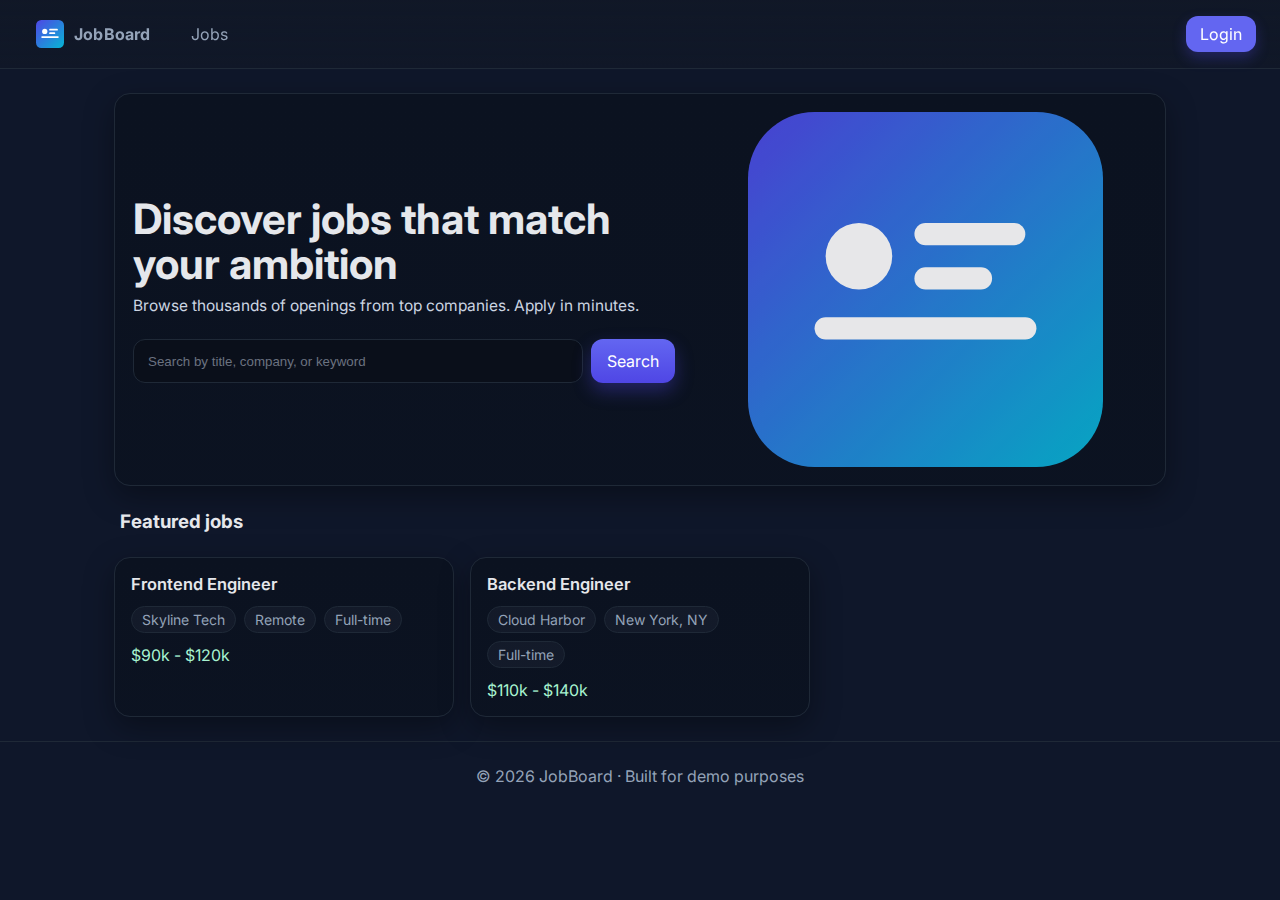
<file: job board/index.html>
<!doctype html>
<html lang="en">
<head>
  <meta charset="utf-8"/>
  <meta name="viewport" content="width=device-width, initial-scale=1"/>
  <title>JobBoard · Find your next role</title>
  <link rel="stylesheet" href="./css/style.css"/>
</head>
<body>
  <div id="app"></div>
  <script type="module">
    import { seed } from './js/data.js';
    import { renderHeader, bindHeader, renderFooter } from './js/ui.js';
    import { storage, keys } from './js/storage.js';

    seed();

    const app = document.getElementById('app');
    app.innerHTML = `
      ${renderHeader('home')}
      <section class="container">
        <div class="hero card padded">
          <div>
            <h1 class="title">Discover jobs that match your ambition</h1>
            <p class="subtitle">Browse thousands of openings from top companies. Apply in minutes.</p>
            <div class="searchbar">
              <input id="q" class="input" placeholder="Search by title, company, or keyword"/>
              <a class="btn" id="goSearch">Search</a>
            </div>
          </div>
          <img src="./assets/logo.svg" alt="illustration" style="width:80%;max-width:360px;justify-self:center;opacity:.9"/>
        </div>

        <h3 style="margin:24px 6px">Featured jobs</h3>
        <div id="featured" class="grid jobs"></div>
      </section>
      ${renderFooter()}
    `;
    bindHeader();

    const jobs = storage.get(keys.jobs, []);
    const featured = jobs.filter(j=>j.featured).slice(0,6);
    const host = document.getElementById('featured');
    host.innerHTML = featured.map(j=>`
      <a href="./job.html?id=${j.id}" class="card job">
        <div class="title">${j.title}</div>
        <div class="meta">
          <span class="chip">${j.company}</span>
          <span class="chip">${j.location}</span>
          <span class="chip">${j.type}</span>
        </div>
        <div style="color:#a7f3d0">${j.salary||''}</div>
      </a>
    `).join('');

    document.getElementById('goSearch').addEventListener('click', ()=>{
      const q = (document.getElementById('q').value||'').trim();
      const url = new URL('./listings.html', window.location.href);
      if(q) url.searchParams.set('q', q);
      window.location.href = url.toString();
    });
  </script>
</body>
</html>
</file>
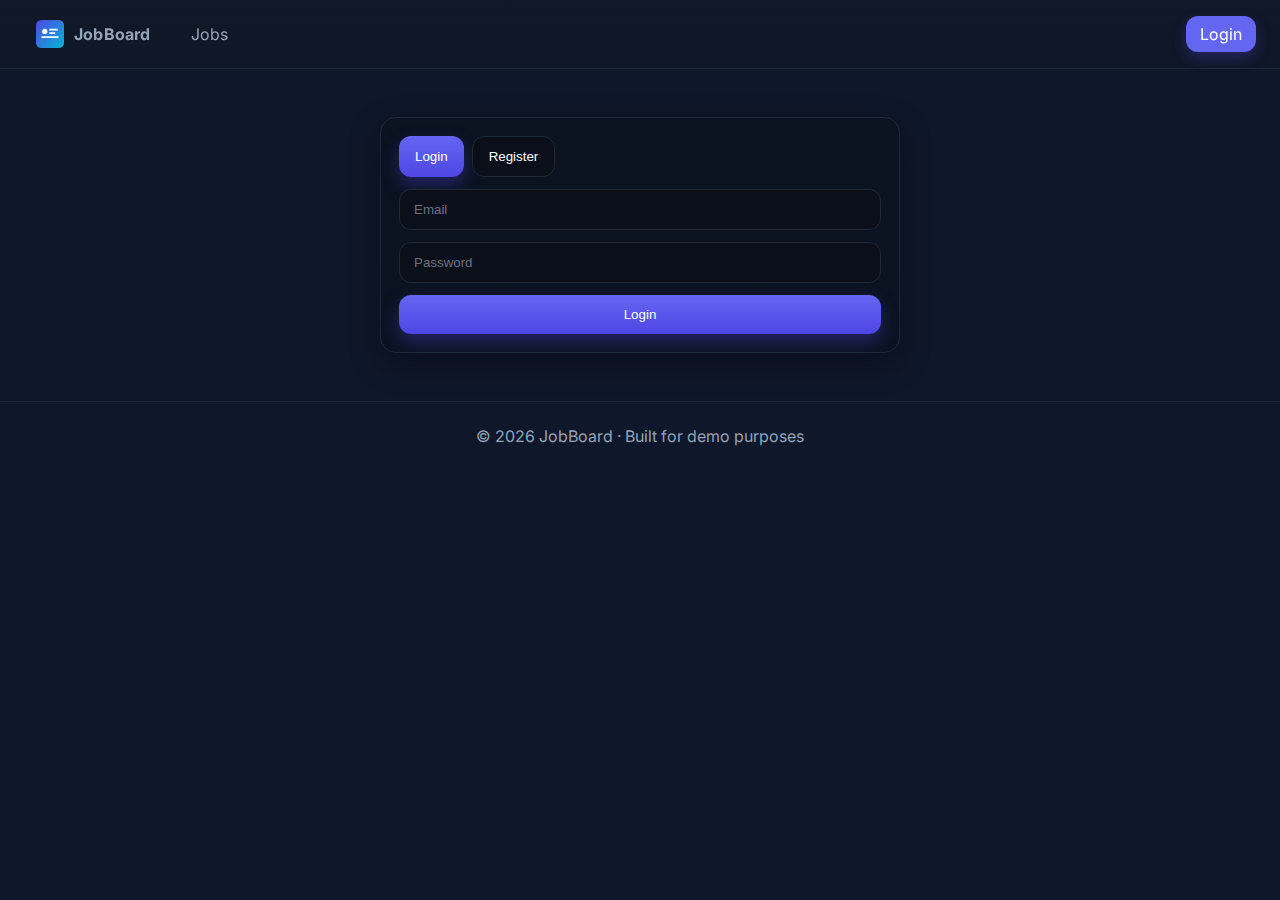
<file: job board/auth.html>
<!doctype html>
<html lang="en">
<head>
  <meta charset="utf-8"/>
  <meta name="viewport" content="width=device-width, initial-scale=1"/>
  <title>Login / Register · JobBoard</title>
  <link rel="stylesheet" href="./css/style.css"/>
</head>
<body>
  <div id="app"></div>
  <script type="module">
    import { seed } from './js/data.js';
    import { renderHeader, bindHeader, renderFooter, toast } from './js/ui.js';
    import { register, login } from './js/auth.js';

    seed();
    const app = document.getElementById('app');
    app.innerHTML = `
      ${renderHeader('auth')}
      <section class="container">
        <div class="card padded auth-card">
          <div class="auth-tabs">
            <button class="btn" id="tabLogin">Login</button>
            <button class="btn secondary" id="tabRegister">Register</button>
          </div>
          <div id="loginView">
            <form id="loginForm" class="grid" style="gap:12px">
              <input class="input" name="email" type="email" placeholder="Email" required />
              <input class="input" name="password" type="password" placeholder="Password" required />
              <button class="btn">Login</button>
            </form>
          </div>
          <div id="registerView" style="display:none">
            <form id="registerForm" class="grid" style="gap:12px">
              <select class="input" name="role" required>
                <option value="candidate">Candidate</option>
                <option value="employer">Employer</option>
              </select>
              <input class="input" name="name" placeholder="Full Name" required />
              <input class="input" name="email" type="email" placeholder="Email" required />
              <input class="input" name="password" type="password" placeholder="Password (min 8)" required />
              <input class="input" name="companyName" placeholder="Company (Employer only)" />
              <button class="btn">Create Account</button>
            </form>
          </div>
        </div>
      </section>
      ${renderFooter()}
    `;
    bindHeader();

    const tabLogin = document.getElementById('tabLogin');
    const tabRegister = document.getElementById('tabRegister');
    const loginView = document.getElementById('loginView');
    const registerView = document.getElementById('registerView');

    tabLogin.addEventListener('click', ()=>{
      tabLogin.className = 'btn';
      tabRegister.className = 'btn secondary';
      loginView.style.display = '';
      registerView.style.display = 'none';
    });
    tabRegister.addEventListener('click', ()=>{
      tabLogin.className = 'btn secondary';
      tabRegister.className = 'btn';
      loginView.style.display = 'none';
      registerView.style.display = '';
    });

    document.getElementById('loginForm').addEventListener('submit', async (e)=>{
      e.preventDefault();
      const fd = new FormData(e.currentTarget);
      try{
        await login({ email: fd.get('email'), password: fd.get('password') });
        toast('Logged in');
        window.location.href = './index.html';
      }catch(err){ toast(err.message||'Login failed'); }
    });

    document.getElementById('registerForm').addEventListener('submit', async (e)=>{
      e.preventDefault();
      const fd = new FormData(e.currentTarget);
      const data = Object.fromEntries(fd.entries());
      try{
        await register({
          email: data.email,
          password: data.password,
          role: data.role,
          name: data.name,
          companyName: data.companyName
        });
        toast('Account created');
        window.location.href = './index.html';
      }catch(err){ toast(err.message||'Registration failed'); }
    });
  </script>
</body>
</html>
</file>
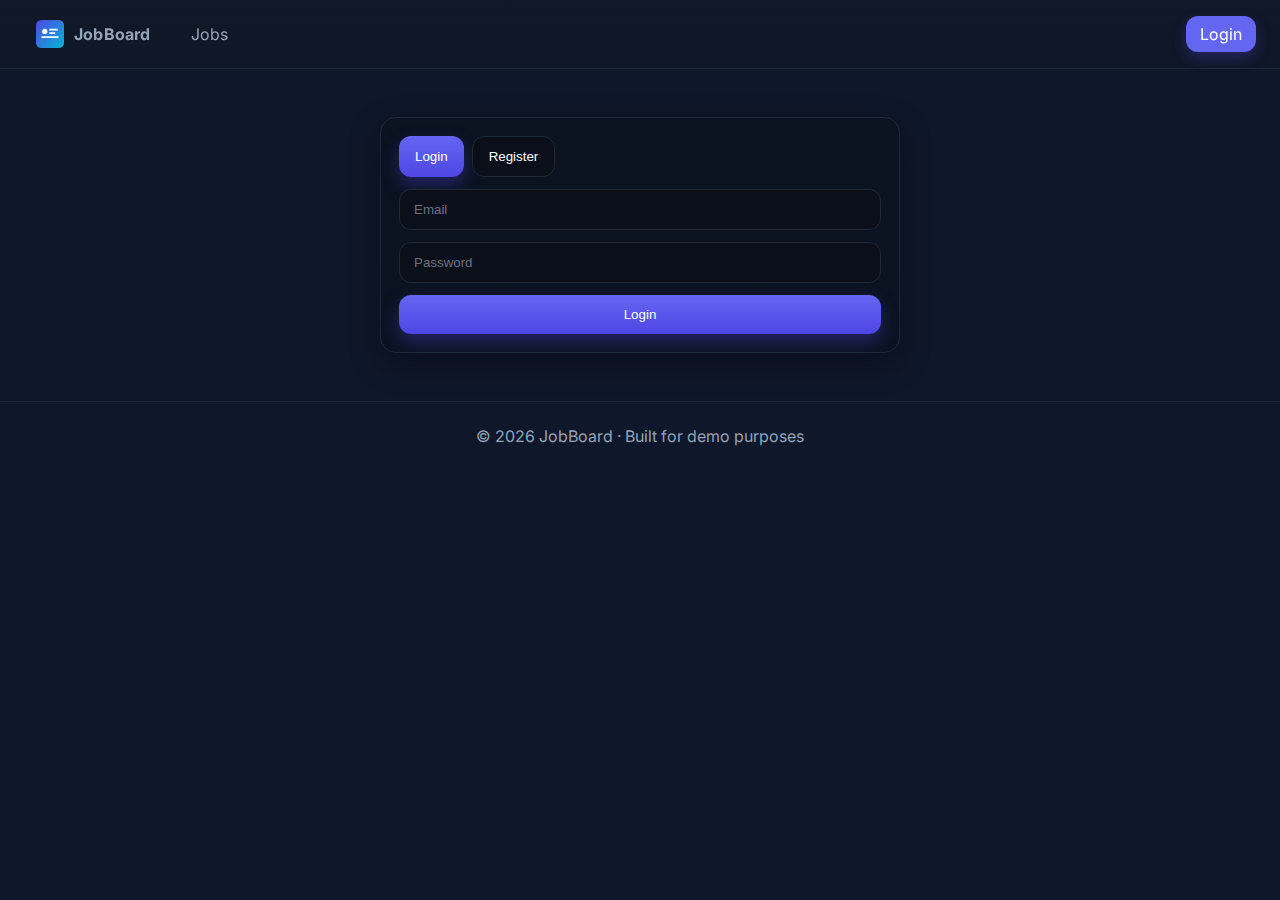
<file: job board/candidate.html>
<!doctype html>
<html lang="en">
<head>
  <meta charset="utf-8"/>
  <meta name="viewport" content="width=device-width, initial-scale=1"/>
  <title>Candidate Dashboard · JobBoard</title>
  <link rel="stylesheet" href="./css/style.css"/>
</head>
<body>
  <div id="app"></div>
  <script type="module">
    import { seed, formatDate } from './js/data.js';
    import { renderHeader, bindHeader, renderFooter, toast } from './js/ui.js';
    import { storage, keys } from './js/storage.js';
    import { requireRole } from './js/auth.js';

    seed();
    const user = requireRole('candidate');

    const app = document.getElementById('app');
    app.innerHTML = `
      ${renderHeader('candidate')}
      <section class="container">
        <div class="grid" style="grid-template-columns:1fr 1.2fr">
          <div class="card padded">
            <h3 style="margin-top:0">Profile</h3>
            <form id="profileForm" class="grid" style="gap:10px">
              <input class="input" name="name" placeholder="Full Name" value="${user.name||''}"/>
              <input class="input" name="email" type="email" placeholder="Email" value="${user.email}" disabled/>
              <div style="text-align:right"><button class="btn">Save</button></div>
            </form>
          </div>
          <div class="card padded">
            <h3 style="margin:0 0 8px">Your Applications</h3>
            <div id="apps"></div>
          </div>
        </div>
      </section>
      ${renderFooter()}
    `;
    bindHeader();

    function renderApps(){
      const apps = (storage.get(keys.applications, [])||[]).filter(a=>a.candidateId===user.id).sort((a,b)=>b.createdAt-a.createdAt);
      const host = document.getElementById('apps');
      if(!apps.length){ host.innerHTML = '<div class="muted">No applications yet.</div>'; return; }
      host.innerHTML = `
        <table>
          <thead><tr><th>Job</th><th>Date</th><th>Resume</th></tr></thead>
          <tbody>
            ${apps.map(a=>{
              const j = (storage.get(keys.jobs, [])||[]).find(x=>x.id===a.jobId);
              return `<tr><td><a href="./job.html?id=${a.jobId}">${j?.title||''}</a></td><td>${formatDate(a.createdAt)}</td><td><a href="data:application/pdf;base64,${a.resumeBase64}" download="${a.resumeName}">Download</a></td></tr>`;
            }).join('')}
          </tbody>
        </table>`;
    }

    renderApps();

    document.getElementById('profileForm').addEventListener('submit', (e)=>{
      e.preventDefault();
      const fd = new FormData(e.currentTarget);
      const users = storage.get(keys.users, []);
      const me = users.find(u=>u.id===user.id);
      me.name = fd.get('name');
      storage.set(keys.users, users);
      toast('Profile saved');
    });
  </script>
  
</body>
</html>
</file>
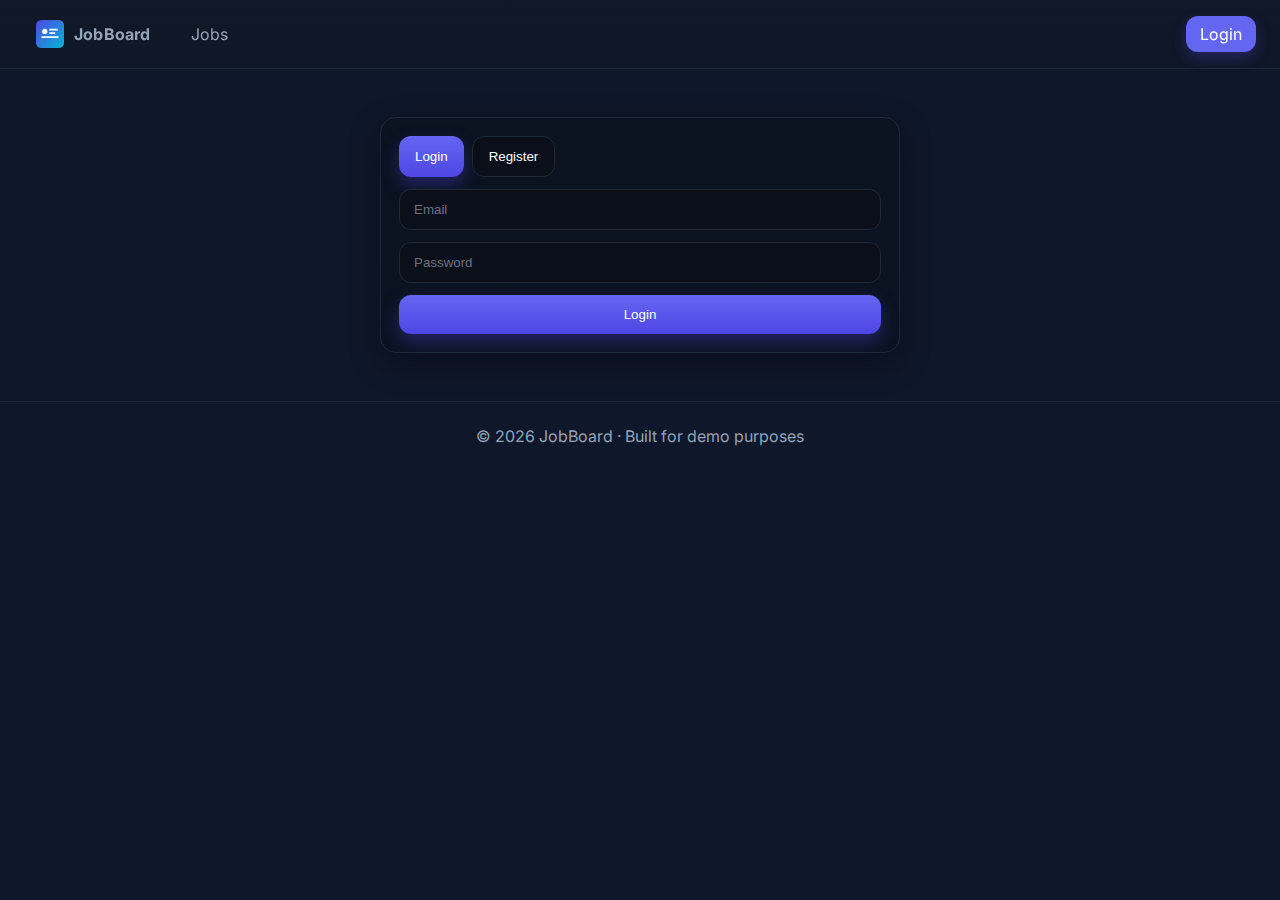
<file: job board/employer.html>
<!doctype html>
<html lang="en">
<head>
  <meta charset="utf-8"/>
  <meta name="viewport" content="width=device-width, initial-scale=1"/>
  <title>Employer Dashboard · JobBoard</title>
  <link rel="stylesheet" href="./css/style.css"/>
</head>
<body>
  <div id="app"></div>
  <script type="module">
    import { seed, formatDate } from './js/data.js';
    import { renderHeader, bindHeader, renderFooter, toast } from './js/ui.js';
    import { storage, keys, nextId } from './js/storage.js';
    import { requireRole } from './js/auth.js';

    seed();
    const user = requireRole('employer');

    const app = document.getElementById('app');
    app.innerHTML = `
      ${renderHeader('employer')}
      <section class="container">
        <div class="grid" style="grid-template-columns:1fr 1.2fr">
          <div class="card padded">
            <h3 style="margin-top:0">Post a Job</h3>
            <form id="jobForm" class="grid" style="gap:10px">
              <input class="input" name="title" placeholder="Title" required />
              <input class="input" name="company" placeholder="Company" value="${user.companyName||''}" />
              <div class="two-col">
                <input class="input" name="location" placeholder="Location" />
                <select class="input" name="type">
                  <option>Full-time</option>
                  <option>Part-time</option>
                  <option>Contract</option>
                  <option>Internship</option>
                </select>
              </div>
              <input class="input" name="salary" placeholder="Salary (optional)" />
              <label><input type="checkbox" name="featured"/> Featured</label>
              <textarea class="input" name="description" rows="5" placeholder="Describe the role" required></textarea>
              <div style="text-align:right"><button class="btn">Publish</button></div>
            </form>
          </div>
          <div>
            <div class="card padded" style="margin-bottom:16px">
              <h3 style="margin:0 0 8px">Your Jobs</h3>
              <div id="jobs"></div>
            </div>
            <div class="card padded">
              <h3 style="margin:0 0 8px">Recent Applications</h3>
              <div id="apps"></div>
            </div>
          </div>
        </div>
      </section>
      ${renderFooter()}
    `;
    bindHeader();

    function renderJobs(){
      const list = (storage.get(keys.jobs, [])||[]).filter(j=>j.postedBy===user.id);
      const host = document.getElementById('jobs');
      if(!list.length){ host.innerHTML = '<div class="muted">No jobs yet.</div>'; return; }
      host.innerHTML = list.map(j=>`
        <div class="card padded" style="margin-bottom:8px">
          <div style="display:flex;justify-content:space-between;align-items:center;gap:8px">
            <div>
              <div style="font-weight:600"><a href="./job.html?id=${j.id}">${j.title}</a></div>
              <div class="meta">${j.company} · ${j.location} · ${j.type} · Posted ${formatDate(j.createdAt)}</div>
            </div>
            <div class="actions">
              <button class="btn secondary" data-edit="${j.id}">Edit</button>
              <button class="btn danger" data-del="${j.id}">Delete</button>
            </div>
          </div>
        </div>
      `).join('');
      host.querySelectorAll('[data-del]').forEach(b=>b.addEventListener('click', ()=>{
        const id = b.getAttribute('data-del');
        const jobs = storage.get(keys.jobs, []);
        storage.set(keys.jobs, jobs.filter(x=>x.id!==id));
        toast('Job removed');
        renderJobs();
        renderApps();
      }));
      host.querySelectorAll('[data-edit]').forEach(b=>b.addEventListener('click', ()=>{
        const id = b.getAttribute('data-edit');
        window.location.href = `./job.html?id=${id}`;
      }));
    }

    function renderApps(){
      const jobs = (storage.get(keys.jobs, [])||[]).filter(j=>j.postedBy===user.id).map(j=>j.id);
      const apps = (storage.get(keys.applications, [])||[]).filter(a=>jobs.includes(a.jobId)).sort((a,b)=>b.createdAt-a.createdAt).slice(0,8);
      const host = document.getElementById('apps');
      if(!apps.length){ host.innerHTML = '<div class="muted">No applications yet.</div>'; return; }
      host.innerHTML = `
        <table>
          <thead><tr><th>Applicant</th><th>Job</th><th>Date</th><th>Resume</th></tr></thead>
          <tbody>
            ${apps.map(a=>{
              const j = (storage.get(keys.jobs, [])||[]).find(x=>x.id===a.jobId);
              return `<tr><td>${a.name}</td><td>${j?.title||''}</td><td>${formatDate(a.createdAt)}</td><td><a href="data:application/pdf;base64,${a.resumeBase64}" download="${a.resumeName}">Download</a></td></tr>`;
            }).join('')}
          </tbody>
        </table>`;
    }

    renderJobs();
    renderApps();

    document.getElementById('jobForm').addEventListener('submit', (e)=>{
      e.preventDefault();
      const fd = new FormData(e.currentTarget);
      const data = Object.fromEntries(fd.entries());
      const jobs = storage.get(keys.jobs, []);
      jobs.unshift({
        id: nextId(),
        title: data.title,
        company: data.company || (user.companyName||'') ,
        location: data.location||'Remote',
        type: data.type,
        salary: data.salary,
        description: data.description,
        postedBy: user.id,
        featured: !!data.featured,
        createdAt: Date.now()
      });
      storage.set(keys.jobs, jobs);
      e.currentTarget.reset();
      toast('Job published');
      renderJobs();
    });
  </script>
</body>
</html>
</file>
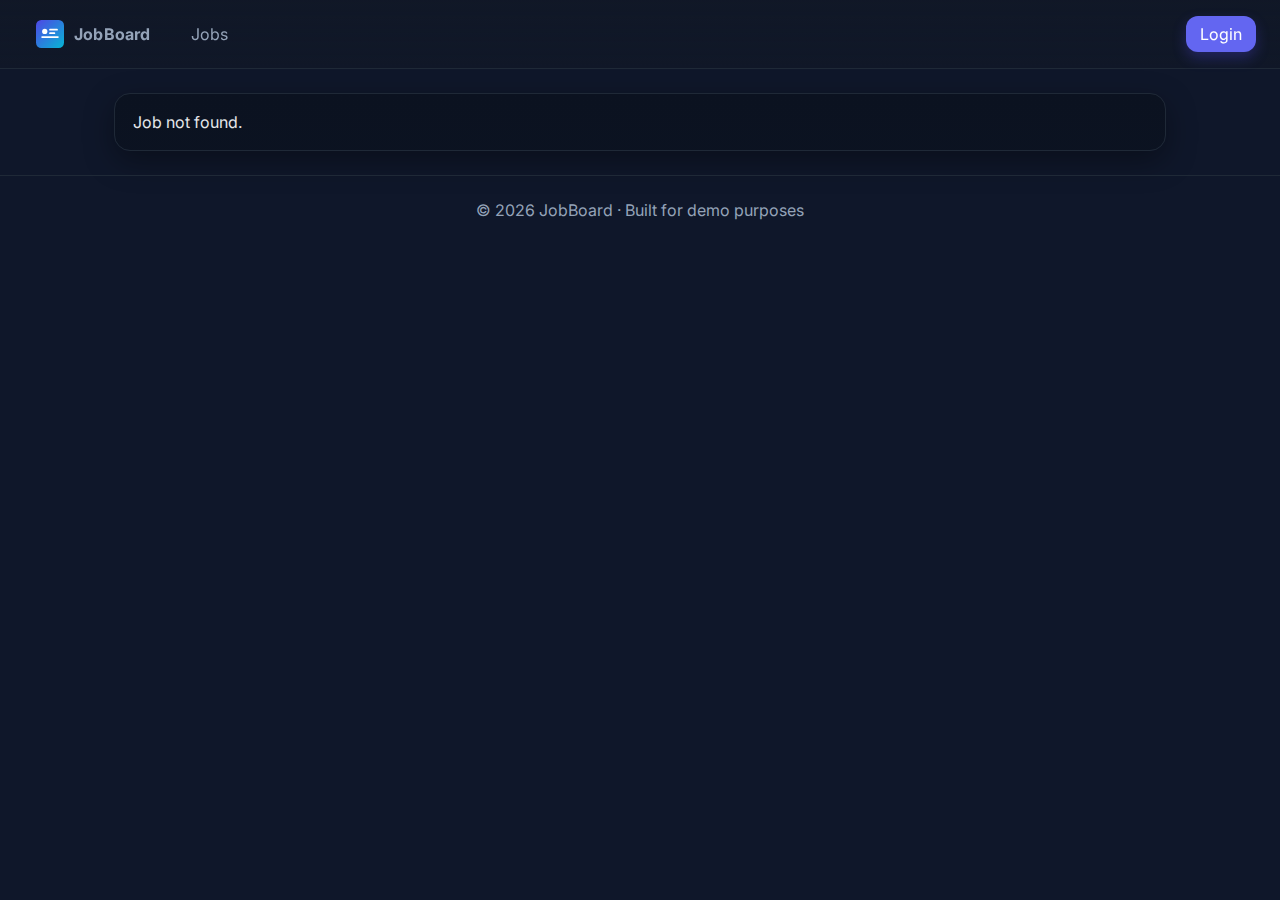
<file: job board/job.html>
<!doctype html>
<html lang="en">
<head>
  <meta charset="utf-8"/>
  <meta name="viewport" content="width=device-width, initial-scale=1"/>
  <title>Job · JobBoard</title>
  <link rel="stylesheet" href="./css/style.css"/>
</head>
<body>
  <div id="app"></div>
  <script type="module">
    import { seed, formatDate } from './js/data.js';
    import { renderHeader, bindHeader, renderFooter, toast } from './js/ui.js';
    import { storage, keys } from './js/storage.js';
    import { currentUser } from './js/auth.js';

    seed();
    const id = new URLSearchParams(window.location.search).get('id');
    const jobs = storage.get(keys.jobs, []);
    const job = jobs.find(j=>j.id===id);

    const app = document.getElementById('app');
    if(!job){
      app.innerHTML = `${renderHeader()}<section class='container'><div class='card padded'>Job not found.</div></section>${renderFooter()}`;
      bindHeader();
    }else{
      app.innerHTML = `
        ${renderHeader('listings')}
        <section class="container">
          <div class="card padded" style="margin-bottom:16px">
            <h2 style="margin:0 0 4px">${job.title}</h2>
            <div class="job meta" style="padding:0">
              <span class="chip">${job.company}</span>
              <span class="chip">${job.location}</span>
              <span class="chip">${job.type}</span>
              <span class="chip">Posted ${formatDate(job.createdAt)}</span>
            </div>
            <div style="margin-top:10px;color:#a7f3d0">${job.salary||''}</div>
            <p style="color:#cbd5e1;white-space:pre-wrap">${job.description}</p>
          </div>
          <div class="card padded">
            <h3 style="margin-top:0">Apply for this job</h3>
            <form id="applyForm" class="two-col">
              <div>
                <label>Full Name</label>
                <input class="input" name="name" required/>
              </div>
              <div>
                <label>Email</label>
                <input class="input" name="email" type="email" required/>
              </div>
              <div style="grid-column:1/-1">
                <label>Cover Letter</label>
                <textarea class="input" name="cover" rows="4" placeholder="Write a brief cover letter..."></textarea>
              </div>
              <div>
                <label>Resume (PDF)</label>
                <input class="input" type="file" name="resume" accept="application/pdf" required/>
              </div>
              <div style="align-self:end;justify-self:end">
                <button class="btn">Submit Application</button>
              </div>
            </form>
          </div>
        </section>
        ${renderFooter()}
      `;
      bindHeader();

      async function fileToBase64(file){
        // Use FileReader for broad browser compatibility
        return new Promise((resolve, reject)=>{
          const reader = new FileReader();
          reader.onload = () => {
            const result = reader.result || '';
            const base64 = String(result).split(',')[1] || '';
            resolve(base64);
          };
          reader.onerror = () => reject(new Error('read-failed'));
          try{ reader.readAsDataURL(file); }catch(err){ reject(err); }
        });
      }

      document.getElementById('applyForm').addEventListener('submit', async (e)=>{
        e.preventDefault();
        const fd = new FormData(e.currentTarget);
        const name = fd.get('name');
        const email = fd.get('email');
        const cover = fd.get('cover');
        const file = fd.get('resume');
        if(!file || !file.name){ return; }
        // Basic validations
        const maxBytes = 8 * 1024 * 1024; // 8MB to be more forgiving
        if(file.size > maxBytes){ toast('Resume too large. Please upload a PDF under 8 MB.'); return; }
        // Some environments provide empty or non-standard MIME types; fallback to extension check
        const nameLower = (file.name||'').toLowerCase();
        const seemsPdf = (file.type === 'application/pdf') || nameLower.endsWith('.pdf');
        if(!seemsPdf){ toast('Please choose a .pdf file.'); return; }
        try{
          const base64 = await fileToBase64(file);
          const apps = storage.get(keys.applications, []);
          const user = currentUser();
          apps.push({ id: String(Date.now()), jobId: job.id, name, email, cover, resumeName: file.name, resumeBase64: base64, createdAt: Date.now(), candidateId: user?.id||null });
          storage.set(keys.applications, apps);
          toast('Application submitted! We sent a confirmation email.');
          e.currentTarget.reset();
        }catch(err){
          console.error('resume upload failed', err);
          // Likely a cloud-only file (e.g., OneDrive) that isn't available offline or was locked by another app
          //toast('Could not read the file. If it is in OneDrive, set it to "Always keep on this device" and close any app using it, then try again.');
        }
      });
    }
  </script>
</body>
</html>
</file>
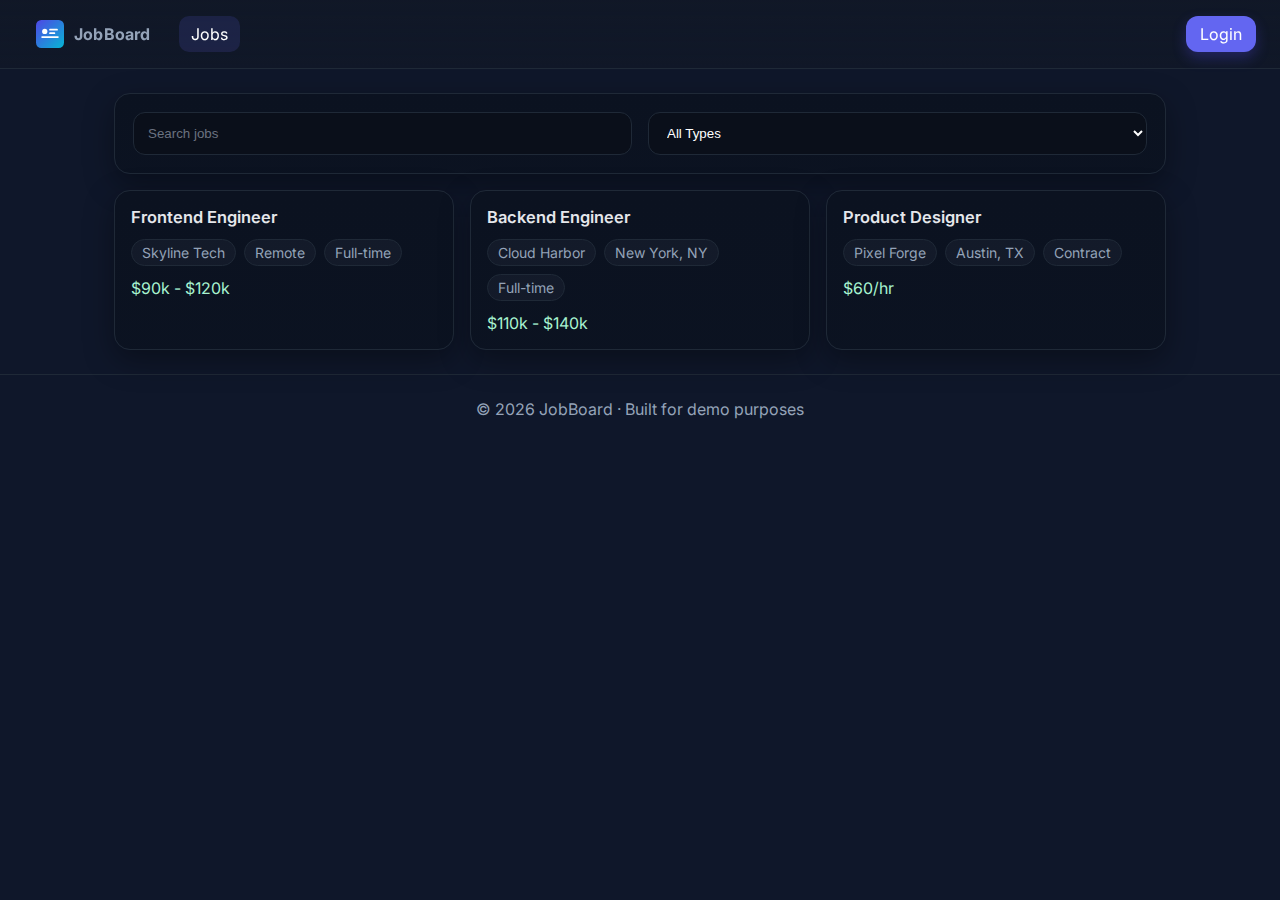
<file: job board/listings.html>
<!doctype html>
<html lang="en">
<head>
  <meta charset="utf-8"/>
  <meta name="viewport" content="width=device-width, initial-scale=1"/>
  <title>Job Listings · JobBoard</title>
  <link rel="stylesheet" href="./css/style.css"/>
</head>
<body>
  <div id="app"></div>
  <script type="module">
    import { seed } from './js/data.js';
    import { renderHeader, bindHeader, renderFooter } from './js/ui.js';
    import { storage, keys } from './js/storage.js';

    seed();

    function getParam(name){ return new URLSearchParams(window.location.search).get(name); }
    const qParam = (getParam('q')||'').toLowerCase();

    const all = storage.get(keys.jobs, []);
    const filtered = all.filter(j => {
      if(!qParam) return true;
      const blob = `${j.title} ${j.company} ${j.location} ${j.type} ${j.description}`.toLowerCase();
      return blob.includes(qParam);
    });

    const app = document.getElementById('app');
    app.innerHTML = `
      ${renderHeader('listings')}
      <section class="container">
        <div class="card padded" style="margin-bottom:16px">
          <div class="two-col">
            <input id="q" class="input" placeholder="Search jobs" value="${qParam}"/>
            <select id="type">
              <option value="">All Types</option>
              <option>Full-time</option>
              <option>Part-time</option>
              <option>Contract</option>
              <option>Internship</option>
            </select>
          </div>
        </div>
        <div class="grid jobs" id="list"></div>
      </section>
      ${renderFooter()}
    `;
    bindHeader();

    function render(list){
      const host = document.getElementById('list');
      host.innerHTML = list.map(j=>`
        <a href="./job.html?id=${j.id}" class="card job">
          <div class="title">${j.title}</div>
          <div class="meta">
            <span class="chip">${j.company}</span>
            <span class="chip">${j.location}</span>
            <span class="chip">${j.type}</span>
          </div>
          <div style="color:#a7f3d0">${j.salary||''}</div>
        </a>
      `).join('');
    }

    const typeEl = document.getElementById('type');
    const qEl = document.getElementById('q');
    function apply(){
      const q = (qEl.value||'').toLowerCase();
      const t = typeEl.value;
      render(filtered.filter(j=>{
        const okType = !t || j.type===t;
        const blob = `${j.title} ${j.company} ${j.location} ${j.type} ${j.description}`.toLowerCase();
        const okQ = !q || blob.includes(q);
        return okType && okQ;
      }));
    }
    qEl.addEventListener('input', apply);
    typeEl.addEventListener('change', apply);
    render(filtered);
  </script>
</body>
</html>
</file>
<file: job board/css/style.css>
@import url('https://fonts.googleapis.com/css2?family=Inter:wght@400;600;700&display=swap');
:root{
  --bg:#0f172a; /* slate-900 */
  --panel:#111827; /* gray-900 */
  --muted:#94a3b8; /* slate-400 */
  --text:#e5e7eb; /* gray-200 */
  --primary:#6366f1; /* indigo-500 */
  --primary-600:#4f46e5;
  --accent:#06b6d4; /* cyan-500 */
  --danger:#ef4444;
  --success:#22c55e;
  --card:#0b1220;
  --border:#1f2937;
  --radius:16px;
  --shadow:0 10px 30px rgba(0,0,0,.35);
}

*{box-sizing:border-box}
html,body{margin:0;padding:0;background:var(--bg);color:var(--text);font-family:Inter,ui-sans-serif,system-ui,Segoe UI,Roboto,Helvetica,Arial,sans-serif}
a{color:inherit;text-decoration:none}
img{max-width:100%;display:block}

.container{max-width:1100px;margin:0 auto;padding:24px}

header.site-header{position:sticky;top:0;z-index:20;background:linear-gradient(180deg, rgba(17,24,39,.92), rgba(17,24,39,.7));backdrop-filter:blur(8px);border-bottom:1px solid var(--border)}
.nav{display:flex;align-items:center;gap:16px;padding:12px 24px}
.nav .brand{display:flex;align-items:center;gap:10px;font-weight:700;letter-spacing:.2px}
.nav .spacer{flex:1}
.nav a{padding:8px 12px;border-radius:10px;color:var(--muted);transition:all .2s ease}
.nav a.active,.nav a:hover{background:rgba(99,102,241,.15);color:#fff}
.nav .btn{background:var(--primary);color:#fff;padding:8px 14px;border-radius:12px;box-shadow:0 6px 14px rgba(79,70,229,.3);transition:transform .15s ease, box-shadow .2s ease, background .2s ease}
.nav .btn:hover{background:var(--primary-600);transform:translateY(-1px);box-shadow:0 10px 22px rgba(79,70,229,.35)}

.hero{display:grid;grid-template-columns:1.1fr .9fr;gap:28px;align-items:center;padding:44px 28px;background:radial-gradient(1200px 600px at -10% -10%, rgba(79,70,229,.18), transparent 50%), radial-gradient(1000px 500px at 120% -20%, rgba(6,182,212,.14), transparent 50%)}
.hero .title{font-size:42px;line-height:1.08;margin:0 0 10px}
.hero .subtitle{color:#cbd5e1;margin:0 0 24px;font-size:15.5px}

.card{background:linear-gradient(180deg, rgba(11,18,32,1), rgba(11,18,32,.9));border:1px solid var(--border);border-radius:var(--radius);box-shadow:var(--shadow);transition:transform .18s ease, box-shadow .18s ease, border-color .2s ease}
.card:hover{transform:translateY(-2px);box-shadow:0 16px 36px rgba(0,0,0,.45);border-color:#243041}
.card.padded{padding:18px}
.grid{display:grid;gap:16px}
.grid.jobs{grid-template-columns:repeat(3,1fr)}

.job{display:flex;flex-direction:column;gap:12px;padding:16px}
.job .meta{display:flex;gap:8px;flex-wrap:wrap;color:var(--muted);font-size:14px}
.job .title{font-weight:600;font-size:16.5px}
.job .actions{display:flex;gap:10px;margin-top:auto}
.chip{padding:4px 10px;border:1px solid var(--border);border-radius:999px;color:var(--muted);background:rgba(148,163,184,.06)}

.searchbar{display:flex;gap:8px}
.input,select,textarea{background:#0a0f1a;border:1px solid var(--border);color:#fff;padding:12px 14px;border-radius:12px;width:100%;transition:all .2s ease}
.input::placeholder,textarea::placeholder{color:#6b7280}
.input:focus,select:focus,textarea:focus{outline:2px solid rgba(99,102,241,.35);border-color:var(--primary);box-shadow:0 0 0 4px rgba(99,102,241,.08)}
.btn{background:linear-gradient(180deg, var(--primary), var(--primary-600));color:#fff;border:none;padding:12px 16px;border-radius:12px;cursor:pointer;box-shadow:0 8px 18px rgba(79,70,229,.35);transition:transform .15s ease, box-shadow .2s ease}
.btn:hover{transform:translateY(-1px);box-shadow:0 14px 28px rgba(79,70,229,.4)}
.btn.secondary{background:#0a0f1a;color:#fff;border:1px solid var(--border);box-shadow:none}
.btn.secondary:hover{border-color:#2a3750}
.btn.danger{background:linear-gradient(180deg, #ef4444, #dc2626)}
.btn.success{background:linear-gradient(180deg, #22c55e, #16a34a)}
.btn:disabled{opacity:.6;cursor:not-allowed;transform:none;box-shadow:none}

.two-col{display:grid;grid-template-columns:1fr 1fr;gap:16px}

.toast{position:fixed;right:16px;bottom:16px;display:flex;flex-direction:column;gap:8px}
.toast .item{background:#0a0f1a;border:1px solid var(--border);padding:12px 14px;border-radius:12px;box-shadow:var(--shadow)}

footer{border-top:1px solid var(--border);padding:24px;color:var(--muted);text-align:center}

.muted{color:var(--muted)}

/* Auth */
.auth-card{max-width:520px;margin:24px auto;padding:24px}
.auth-tabs{display:flex;gap:8px;margin-bottom:12px}

/* Tables */
table{width:100%;border-collapse:separate;border-spacing:0 8px}
th,td{padding:12px 14px;text-align:left}
tbody tr{background:var(--card);border:1px solid var(--border);border-radius:10px;transition:transform .12s ease, box-shadow .12s ease}
tbody tr:hover{transform:translateY(-1px);box-shadow:0 10px 24px rgba(0,0,0,.35)}

/* Responsive */
@media (max-width: 900px){
  .hero{grid-template-columns:1fr}
  .grid.jobs{grid-template-columns:1fr 1fr}
}
@media (max-width: 640px){
  .grid.jobs{grid-template-columns:1fr}
  .two-col{grid-template-columns:1fr}
  .hero .title{font-size:32px}
}
</file>
